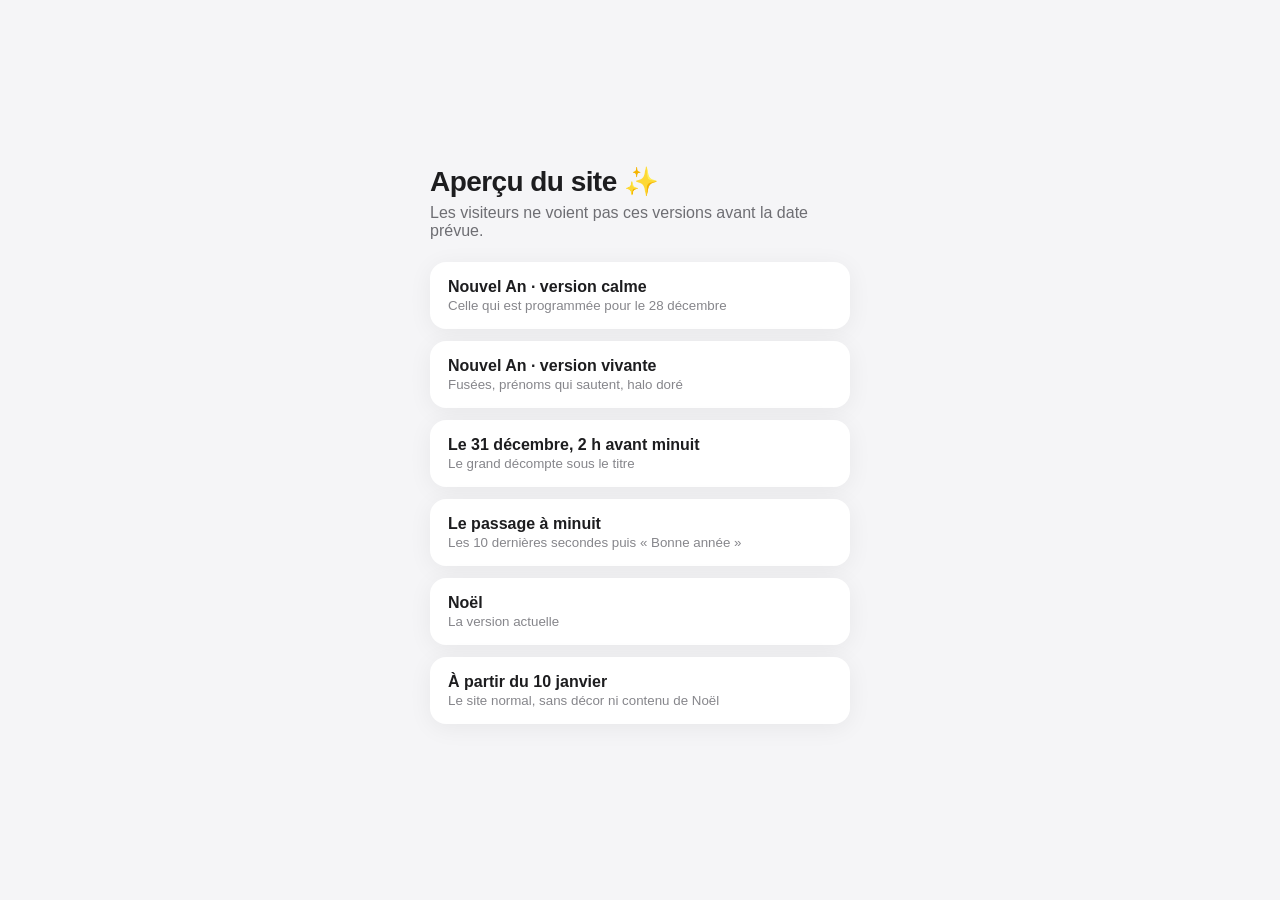
<file: apercu/index.html>
<!doctype html>
<html lang="fr">
<head>
<meta charset="utf-8">
<meta name="viewport" content="width=device-width, initial-scale=1">
<meta name="robots" content="noindex">
<title>Aperçu · Jordy & Nelly</title>
<style>
  :root { color-scheme: light dark; }
  body { margin: 0; min-height: 100vh; display: grid; place-items: center; background: #f5f5f7; color: #1d1d1f;
    font-family: -apple-system, BlinkMacSystemFont, "SF Pro Text", "Helvetica Neue", Arial, sans-serif; }
  @media (prefers-color-scheme: dark) { body { background: #000; color: #f5f5f7; } a { background: #1c1c1e; } }
  main { width: min(420px, 100% - 32px); padding: 32px 0; }
  h1 { font-size: 28px; letter-spacing: -.02em; margin: 0 0 6px; }
  p { color: #6e6e73; margin: 0 0 22px; }
  a { display: block; padding: 16px 18px; margin-bottom: 12px; border-radius: 16px; background: #fff; color: inherit;
    text-decoration: none; box-shadow: 0 4px 24px rgba(0,0,0,.06); font-weight: 600; }
  a small { display: block; font-weight: 400; color: #86868b; margin-top: 2px; }
</style>
</head>
<body>
<main>
  <h1>Aperçu du site ✨</h1>
  <p>Les visiteurs ne voient pas ces versions avant la date prévue.</p>
  <a data-q="saison=nouvelan">Nouvel An · version calme<small>Celle qui est programmée pour le 28 décembre</small></a>
  <a data-q="saison=nouvelan&vivant=1">Nouvel An · version vivante<small>Fusées, prénoms qui sautent, halo doré</small></a>
  <a data-q="saison=nouvelan&vivant=1&minuit=7200">Le 31 décembre, 2 h avant minuit<small>Le grand décompte sous le titre</small></a>
  <a data-q="saison=nouvelan&vivant=1&minuit=25">Le passage à minuit<small>Les 10 dernières secondes puis « Bonne année »</small></a>
  <a data-q="saison=noel">Noël<small>La version actuelle</small></a>
  <a data-q="saison=aucune">À partir du 10 janvier<small>Le site normal, sans décor ni contenu de Noël</small></a>
</main>
<script>
  // Un numéro unique à chaque clic : le téléphone recharge toujours la dernière version
  document.querySelectorAll("a[data-q]").forEach((a) => {
    a.href = "../?" + a.dataset.q;
    a.addEventListener("click", () => { a.href = "../?" + a.dataset.q + "&t=" + Date.now(); });
  });
</script>
</body>
</html>
</file>
